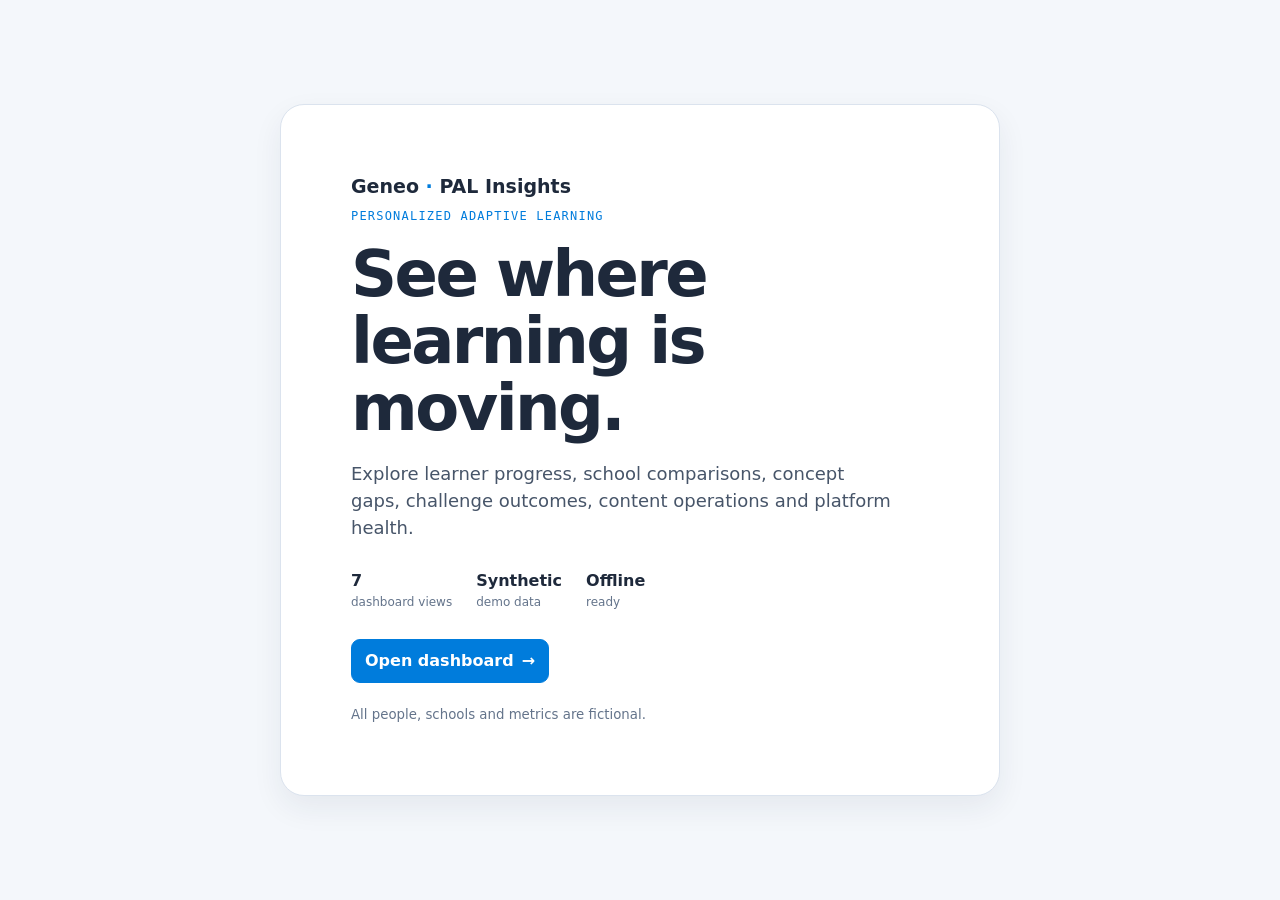
<file: index.html>
<!doctype html><html lang="en"><head><meta charset="utf-8"><meta name="viewport" content="width=device-width, initial-scale=1"><title>Geneo · PAL Insights</title><link rel="stylesheet" href="assets/app.css"></head><body class="landing"><main class="landing-card"><div class="brand">Geneo <span>·</span> PAL Insights</div><p class="eyebrow">PERSONALIZED ADAPTIVE LEARNING</p><h1>See where learning is moving.</h1><p>Explore learner progress, school comparisons, concept gaps, challenge outcomes, content operations and platform health.</p><div class="landing-stats"><span><b>7</b> dashboard views</span><span><b>Synthetic</b> demo data</span><span><b>Offline</b> ready</span></div><a class="button primary" href="dashboard.html#overview">Open dashboard <span aria-hidden="true">→</span></a><small>All people, schools and metrics are fictional.</small></main></body></html>
</file>
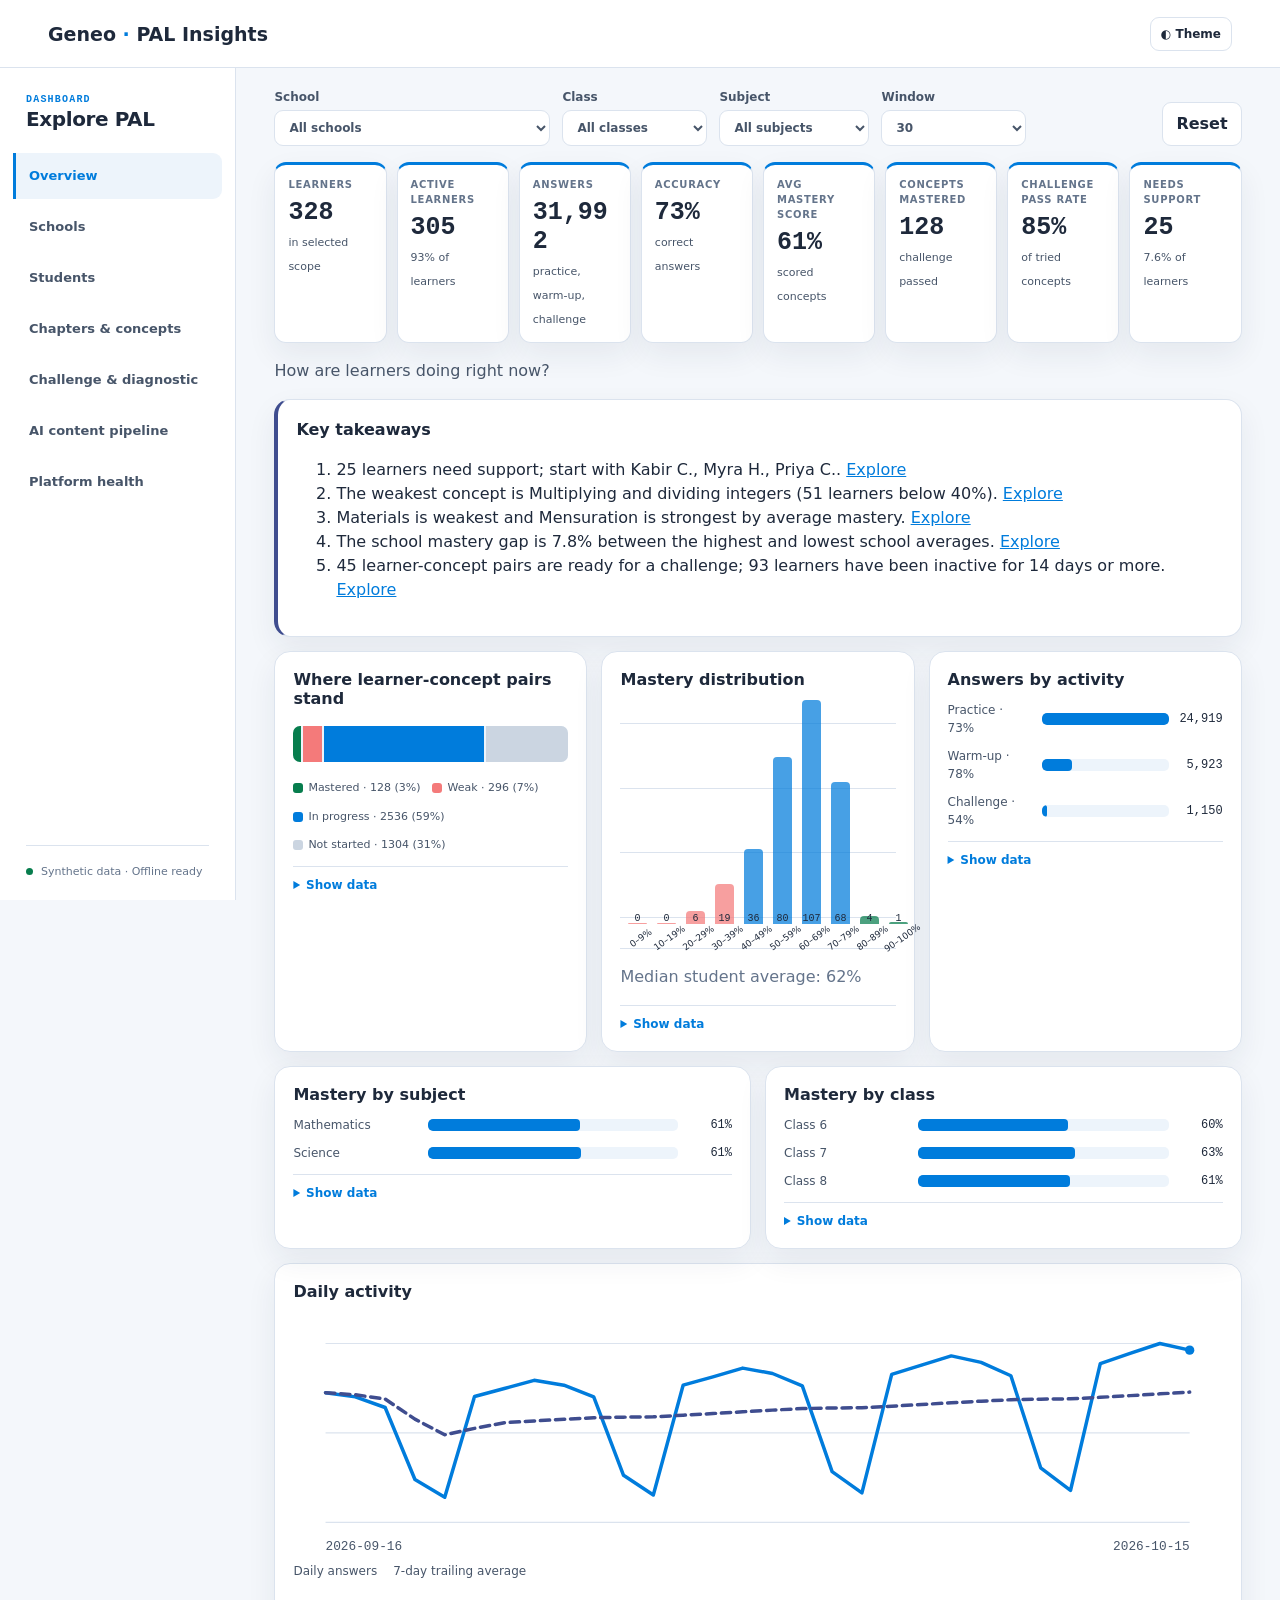
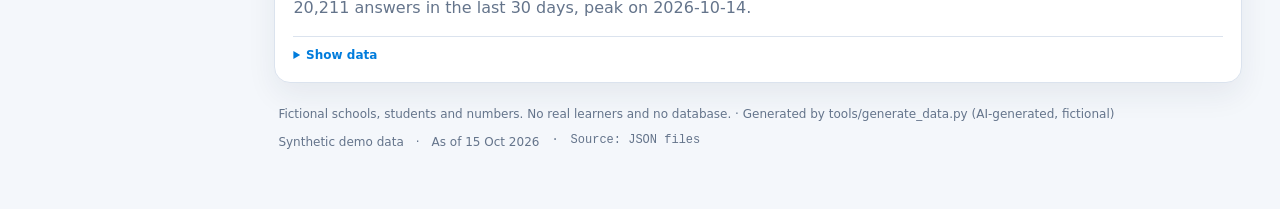
<file: dashboard.html>
<!doctype html>
<html lang="en"><head><meta charset="utf-8"><meta name="viewport" content="width=device-width, initial-scale=1"><meta name="theme-color" content="#f4f7fb"><title>PAL Insights Dashboard · Geneo</title><link rel="stylesheet" href="assets/app.css"></head>
<body><header class="topbar"><a class="brand" href="index.html">Geneo <span>·</span> PAL Insights</a><button id="theme-toggle" class="icon-button" type="button" aria-label="Toggle colour theme">◐ Theme</button></header>
<div class="app-frame"><aside class="sidebar" aria-label="Dashboard navigation"><div class="sidebar-heading"><span class="sidebar-eyebrow">DASHBOARD</span><strong>Explore PAL</strong></div><nav class="tabs" role="tablist" aria-orientation="vertical" aria-label="Dashboard sections" id="tabs"></nav><div class="sidebar-foot"><span class="sidebar-dot"></span><span>Synthetic data · Offline ready</span></div></aside><main class="page"><section class="filters" aria-label="Dashboard filters"><label>School<select id="filter-school"><option value="">All schools</option></select></label><label>Class<select id="filter-class"><option value="">All classes</option></select></label><label>Subject<select id="filter-subject"><option value="">All subjects</option></select></label><label>Window<select id="filter-window"><option>7</option><option>14</option><option selected>30</option><option>60</option></select></label><button id="reset-filters" class="button quiet">Reset</button></section>
<section id="kpi-strip" class="kpi-grid" aria-label="Headline metrics"></section>
<section id="tabpanel" class="tabpanel" role="tabpanel" tabindex="0" aria-live="polite"></section><footer><span id="footer"></span><span class="footer-meta"><span>Synthetic demo data</span><span id="asof"></span><span id="source" class="source">Loading data…</span></span></footer></main></div><div id="tooltip" role="tooltip" hidden></div><dialog id="student-dialog"><button class="dialog-close" aria-label="Close">×</button><div id="student-detail"></div></dialog>
<script src="data/pal-data.js"></script><script src="assets/pal-logic.js"></script><script src="assets/charts.js"></script><script src="assets/dashboard.js"></script></body></html>
</file>
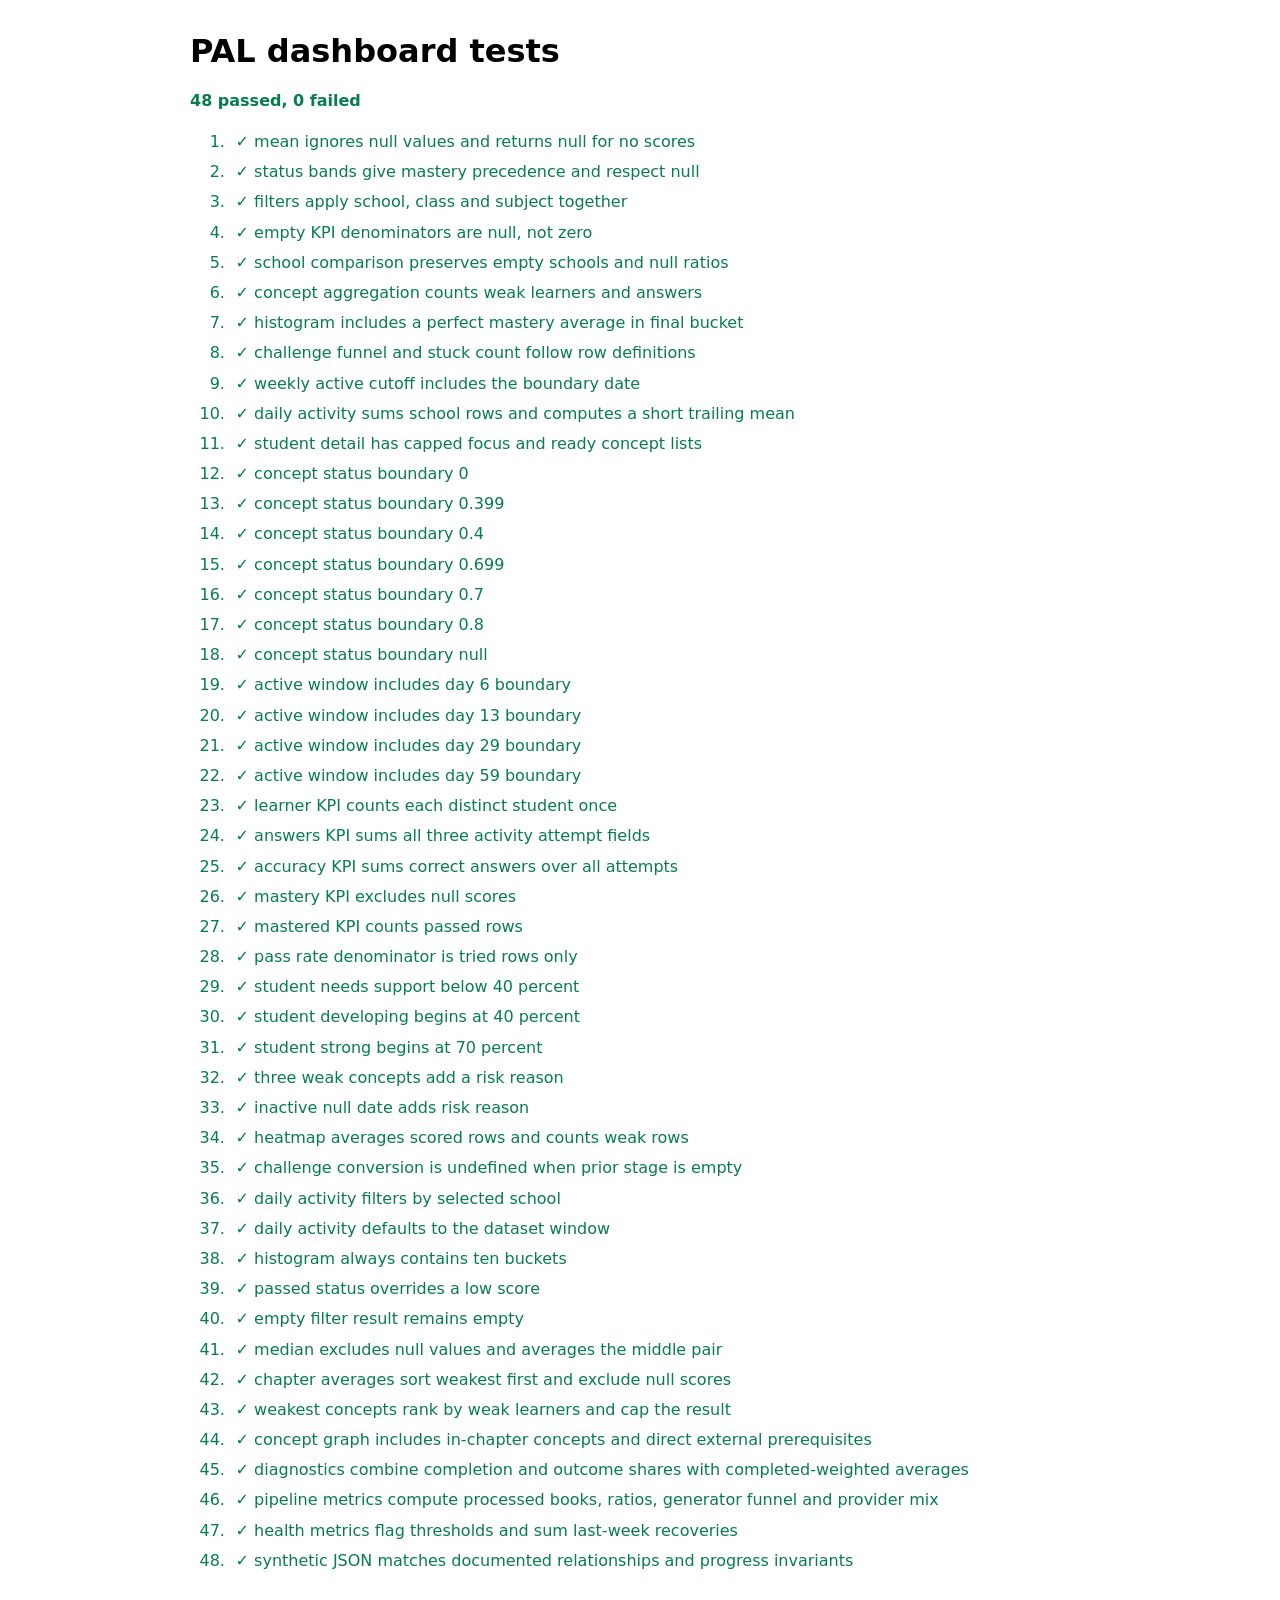
<file: tests/test-runner.html>
<!doctype html><html lang="en"><head><meta charset="utf-8"><meta name="viewport" content="width=device-width"><title>PAL tests</title><style>body{font:16px system-ui;margin:2rem auto;max-width:900px;padding:0 1rem}li{padding:.35rem}#summary{font-weight:700}.pass{color:#077d4d}.fail{color:#b42318}</style></head><body><main><h1>PAL dashboard tests</h1><p id="summary">Running…</p><ol id="results"></ol></main><script src="../assets/pal-logic.js"></script><script>
window.PALTest={pending:[],pass:0,fail:0,test(name,fn){const t=window.PALTest;t.pending.push(Promise.resolve().then(fn).then(()=>{t.pass++;const li=document.createElement('li');li.className='pass';li.textContent='✓ '+name;document.querySelector('#results').append(li)},e=>{t.fail++;const li=document.createElement('li');li.className='fail';li.textContent='✗ '+name+': '+e.message;document.querySelector('#results').append(li)}))},equal(a,b){if(a!==b)throw Error('expected '+b+', got '+a)},ok(v){if(!v)throw Error('expected truthy value')}};
</script><script src="../data/pal-data.js"></script><script src="pal-logic.test.js"></script><script src="data-integrity.test.js"></script><script>Promise.all(PALTest.pending).then(()=>{const s=document.querySelector('#summary');s.textContent=PALTest.pass+' passed, '+PALTest.fail+' failed';s.className=PALTest.fail?'fail':'pass'});</script></body></html>
</file>
<file: assets/app.css>
:root{color-scheme:light;--page:#f4f7fb;--card:#fff;--ink:#1e293b;--secondary:#475569;--muted:#64748b;--accent:#007cdc;--navy:#3f4d8f;--good:#077d4d;--progress:#007cdc;--weak:#f47a7a;--none:#cbd5e1;--line:#dbe3ee;--shadow:0 12px 30px rgba(25,42,70,.07);--soft:#edf4fb;--focus:#f59e0b;--radius:16px;--heading:Poppins,ui-sans-serif,system-ui,sans-serif;--body:Lato,ui-sans-serif,system-ui,sans-serif;--mono:'JetBrains Mono',ui-monospace,SFMono-Regular,monospace;font-family:var(--body);background:var(--page);color:var(--ink)}
@media(prefers-color-scheme:dark){:root:not([data-theme="light"]){color-scheme:dark;--page:#0e141d;--card:#151d29;--ink:#e6ebf2;--secondary:#b4bfcd;--muted:#8a97a8;--accent:#4da3ff;--navy:#9aa6e6;--good:#1fae7a;--progress:#4d8ef7;--weak:#e5605f;--none:#454b5e;--line:#2a3545;--shadow:0 12px 30px rgba(0,0,0,.24);--soft:#1b293a}}
:root[data-theme="dark"]{color-scheme:dark;--page:#0e141d;--card:#151d29;--ink:#e6ebf2;--secondary:#b4bfcd;--muted:#8a97a8;--accent:#4da3ff;--navy:#9aa6e6;--good:#1fae7a;--progress:#4d8ef7;--weak:#e5605f;--none:#454b5e;--line:#2a3545;--shadow:0 12px 30px rgba(0,0,0,.24);--soft:#1b293a}
*{box-sizing:border-box}body{margin:0;background:var(--page);color:var(--ink);font:16px/1.5 var(--body)}button,input,select{font:inherit;color:inherit}button,a,select,input{outline-offset:3px}button:focus-visible,a:focus-visible,select:focus-visible,input:focus-visible,[tabindex]:focus-visible{outline:3px solid var(--focus)}a{color:var(--accent)}.topbar{height:auto;min-height:68px;padding:12px clamp(16px,4vw,48px);display:flex;gap:18px;align-items:center;justify-content:space-between;background:var(--card);border-bottom:1px solid var(--line)}.brand{font:700 19px var(--heading);color:var(--ink);text-decoration:none;white-space:nowrap}.brand span{color:var(--accent)}.meta-badges{display:flex;gap:12px;align-items:center;flex-wrap:wrap;color:var(--muted);font-size:13px}.badge{background:var(--soft);color:var(--navy);padding:5px 10px;border-radius:999px;font-weight:700}.source{font:12px var(--mono)}.page{max-width:1500px;margin:auto;padding:20px clamp(14px,3vw,40px) 36px}.filters{display:flex;gap:12px;align-items:end;flex-wrap:wrap;margin-bottom:16px}.filters label,.toolbar label{display:grid;gap:4px;color:var(--secondary);font-size:12px;font-weight:700}.filters select,.toolbar select,.toolbar input,#chapter-select{border:1px solid var(--line);background:var(--card);border-radius:9px;padding:9px 30px 9px 10px;min-width:145px}.button,.icon-button{border:1px solid var(--line);border-radius:9px;background:var(--card);padding:9px 13px;cursor:pointer;text-decoration:none;display:inline-flex;align-items:center;gap:8px;color:var(--ink);font-weight:700}.button.primary{color:white;background:var(--accent);border-color:var(--accent)}.button.quiet{margin-left:auto}.button.small{padding:5px 9px;font-size:12px}.icon-button{padding:7px 10px;font-size:12px}.kpi-grid{display:grid;grid-template-columns:repeat(8,minmax(0,1fr));gap:10px;margin:16px 0}.kpi{background:var(--card);border:1px solid var(--line);border-top:3px solid var(--accent);border-radius:12px;padding:12px 13px;min-width:0;box-shadow:var(--shadow)}.kpi span{display:block;color:var(--muted);font-size:10px;letter-spacing:.07em;text-transform:uppercase;font-weight:700}.kpi strong{display:block;font:600 clamp(19px,2vw,25px) var(--mono);margin:6px 0 2px;overflow-wrap:anywhere}.kpi small{font-size:11px;color:var(--secondary)}.tabs{position:sticky;top:0;z-index:5;display:flex;gap:4px;overflow-x:auto;background:var(--page);padding:8px 0;border-bottom:1px solid var(--line);scrollbar-width:thin}.tabs button{white-space:nowrap;border:0;border-bottom:3px solid transparent;background:transparent;padding:11px 13px;color:var(--secondary);cursor:pointer;font-weight:700}.tabs button[aria-selected=true]{color:var(--accent);border-color:var(--accent)}.tabpanel{min-height:400px}.tab-intro{color:var(--secondary);margin:16px 0}.grid{display:grid;gap:14px;margin:14px 0}.grid.three{grid-template-columns:repeat(3,minmax(0,1fr))}.grid.two{grid-template-columns:repeat(2,minmax(0,1fr))}.panel,.takeaway{background:var(--card);border:1px solid var(--line);border-radius:var(--radius);padding:18px;box-shadow:var(--shadow);min-width:0}.panel h2,.takeaway b{font:700 16px var(--heading);margin:0 0 10px}.panel-heading{margin-bottom:10px}.takeaway{border-left:4px solid var(--navy);margin:12px 0}.takeaway p{margin:8px 0;color:var(--secondary)}.bars{display:grid;gap:10px;margin:12px 0}.bar-row{display:grid;grid-template-columns:minmax(85px,1fr) minmax(80px,2fr) auto;gap:9px;align-items:center;font-size:12px}.bar-row>span{color:var(--secondary);overflow-wrap:anywhere}.bar-row b{font:12px var(--mono);min-width:45px;text-align:right}.track{height:12px;background:var(--soft);border-radius:5px;overflow:hidden}.track i{height:100%;display:block;background:var(--accent);border-radius:4px;min-width:0}.data-details{margin-top:12px;border-top:1px solid var(--line);padding-top:9px}.data-details summary{cursor:pointer;color:var(--accent);font-size:12px;font-weight:700}.table-wrap{overflow:auto;max-width:100%;margin-top:9px;border-radius:8px}table{border-collapse:collapse;min-width:100%;font-size:12px}th,td{padding:9px 10px;border-bottom:1px solid var(--line);text-align:left;white-space:nowrap}th{position:sticky;top:0;background:var(--soft);color:var(--secondary);font-size:10px;text-transform:uppercase;letter-spacing:.04em}td{font-variant-numeric:tabular-nums}tbody tr:hover{background:var(--soft)}.sr-only{position:absolute;width:1px;height:1px;padding:0;margin:-1px;overflow:hidden;clip:rect(0,0,0,0);white-space:nowrap;border:0}.empty,.muted{color:var(--muted)}.toolbar{display:flex;gap:10px;align-items:center;flex-wrap:wrap;margin:10px 0}.toolbar input{min-width:220px}.toolbar span{margin-left:auto;color:var(--muted)}.text-button{padding:0;border:0;background:transparent;color:var(--accent);font-weight:700;cursor:pointer}.pill{display:inline-block;border-radius:999px;background:var(--soft);padding:3px 8px;font-size:11px}.detail-stats{display:grid;grid-template-columns:repeat(4,1fr);gap:8px}.detail-stats div{padding:10px;background:var(--soft);border-radius:9px}.detail-stats small,.detail-stats b{display:block}.detail-stats small{color:var(--muted)}.detail-stats b{font:14px var(--mono);margin-top:5px}dialog{width:min(820px,94vw);max-height:88vh;overflow:auto;background:var(--card);color:var(--ink);border:1px solid var(--line);border-radius:16px;padding:24px;box-shadow:var(--shadow)}dialog::backdrop{background:rgba(5,12,22,.65)}.dialog-close{float:right;border:0;background:transparent;font-size:25px;cursor:pointer;color:var(--muted)}.big-stat{font:700 32px var(--mono);color:var(--accent)}.mini{grid-template-columns:repeat(6,minmax(0,1fr))}.graph{display:flex;gap:14px;overflow:auto;padding:14px 0;min-height:105px}.graph-node{min-width:150px;padding:14px;background:var(--soft);border:1px solid var(--line);border-radius:12px;display:grid;gap:5px}.graph-node b{font-size:13px}.graph-node span{font:14px var(--mono);color:var(--accent)}.legend{display:flex;gap:16px;flex-wrap:wrap;color:var(--secondary);font-size:12px}.error{color:var(--weak)}footer{padding:22px 4px;color:var(--muted);font-size:12px}.landing{min-height:100vh;display:grid;place-items:center;padding:20px}.landing-card{max-width:720px;padding:clamp(28px,7vw,70px);background:var(--card);border:1px solid var(--line);border-radius:24px;box-shadow:var(--shadow)}.landing-card h1{font:700 clamp(38px,7vw,64px)/1.05 var(--heading);letter-spacing:-.04em;margin:18px 0}.landing-card>p:not(.eyebrow){color:var(--secondary);font-size:18px;max-width:540px}.eyebrow{font:12px var(--mono);color:var(--accent);letter-spacing:.1em}.landing-stats{display:flex;gap:24px;flex-wrap:wrap;margin:28px 0}.landing-stats span{display:grid;color:var(--muted);font-size:12px}.landing-stats b{color:var(--ink);font-size:16px}.landing-card small{display:block;margin-top:22px;color:var(--muted)}
@media(max-width:1100px){.kpi-grid{grid-template-columns:repeat(4,minmax(0,1fr))}.mini{grid-template-columns:repeat(3,minmax(0,1fr))}.grid.three{grid-template-columns:repeat(2,minmax(0,1fr))}.grid.three>.panel:last-child{grid-column:span 2}}
@media(max-width:700px){.topbar{align-items:flex-start;flex-direction:column}.meta-badges{gap:8px}.page{padding:12px}.filters{gap:8px}.filters label{flex:1;min-width:calc(50% - 8px)}.filters select{width:100%;min-width:0}.button.quiet{margin-left:0}.kpi-grid,.mini{grid-template-columns:repeat(2,minmax(0,1fr));gap:8px}.kpi{padding:10px}.kpi strong{font-size:18px}.grid.two,.grid.three{grid-template-columns:1fr}.grid.three>.panel:last-child{grid-column:auto}.panel{padding:14px}.bar-row{grid-template-columns:minmax(74px,1fr) minmax(35px,1.4fr) auto;gap:6px}.toolbar>*{flex:1}.toolbar input{min-width:140px}.toolbar span{flex-basis:100%;margin-left:0}.detail-stats{grid-template-columns:repeat(2,1fr)}.tabs{top:0}.table-wrap{overscroll-behavior-x:contain}}
@media(prefers-reduced-motion:reduce){*,*::before,*::after{scroll-behavior:auto!important;animation:none!important;transition:none!important}}
.chips{display:flex;gap:7px;flex-wrap:wrap;margin:10px 0}.chip{border:1px solid var(--line);background:var(--card);color:var(--secondary);border-radius:999px;padding:6px 10px;font-size:11px;cursor:pointer}.chip[aria-pressed=true]{background:var(--accent);border-color:var(--accent);color:var(--page)}
.sort-button{border:0;background:transparent;color:inherit;padding:0;text-transform:inherit;font:inherit;cursor:pointer}
:root{--chart-text:#fff;--surface-shadow:rgba(25,42,70,.07);--modal-overlay:rgba(5,12,22,.65);--shadow:0 12px 30px var(--surface-shadow)}.stack-segment{color:var(--chart-text)}dialog::backdrop{background:var(--modal-overlay)}
@media(prefers-color-scheme:dark){:root:not([data-theme="light"]){--surface-shadow:rgba(0,0,0,.24);--modal-overlay:rgba(0,0,0,.72);--shadow:0 12px 30px var(--surface-shadow)}}:root[data-theme="dark"]{--surface-shadow:rgba(0,0,0,.24);--modal-overlay:rgba(0,0,0,.72);--shadow:0 12px 30px var(--surface-shadow)}
.app-frame{display:grid;grid-template-columns:236px minmax(0,1fr);max-width:1700px;margin:auto;align-items:start}.app-frame .page{width:100%;max-width:none;min-width:0;margin:0}.sidebar{position:sticky;top:0;height:calc(100vh - 68px);min-height:560px;display:flex;flex-direction:column;padding:26px 13px 20px;background:var(--card);border-right:1px solid var(--line)}.sidebar-heading{display:grid;gap:2px;margin:0 13px 22px}.sidebar-eyebrow{font:700 10px var(--mono);letter-spacing:.12em;color:var(--accent)}.sidebar-heading strong{font:700 20px var(--heading);letter-spacing:-.02em}.sidebar .tabs{position:static;display:flex;flex-direction:column;gap:5px;overflow:visible;border:0;background:transparent;padding:0}.sidebar .tabs button{width:100%;min-height:46px;border:0;border-left:3px solid transparent;border-radius:0 9px 9px 0;padding:11px 13px;text-align:left;white-space:normal;color:var(--secondary);font-size:13px;line-height:1.25}.sidebar .tabs button:hover{background:var(--soft);color:var(--ink)}.sidebar .tabs button[aria-selected=true]{background:var(--soft);border-left-color:var(--accent);color:var(--accent)}.sidebar-foot{display:flex;align-items:center;gap:8px;margin:auto 13px 0;padding-top:18px;border-top:1px solid var(--line);color:var(--muted);font-size:11px}.sidebar-dot{width:7px;height:7px;border-radius:50%;background:var(--good);flex:none}
@media(max-width:800px){.app-frame{display:block}.sidebar{position:sticky;top:0;z-index:8;height:auto;min-height:0;padding:7px 12px;background:var(--card);border-right:0;border-bottom:1px solid var(--line);box-shadow:var(--shadow)}.sidebar-heading,.sidebar-foot{display:none}.sidebar .tabs{flex-direction:row;gap:3px;overflow-x:auto;scrollbar-width:thin}.sidebar .tabs button{width:auto;min-height:38px;flex:none;white-space:nowrap;border-left:0;border-bottom:3px solid transparent;border-radius:7px 7px 0 0;padding:8px 11px;font-size:12px}.sidebar .tabs button[aria-selected=true]{border-left:0;border-bottom-color:var(--accent)}}
.graph{display:block;overflow-x:auto;overflow-y:hidden}.graph svg{display:block;max-width:none}.graph-edge{fill:none;stroke:var(--muted);stroke-width:2}.graph-rect{stroke:var(--line);stroke-width:2;fill:var(--soft)}.graph-rect.weak{stroke:var(--weak)}.graph-rect.progress{stroke:var(--progress)}.graph-rect.good{stroke:var(--good)}.graph-rect.none{stroke:var(--none)}.graph-rect.external{stroke-dasharray:5 4;opacity:.7}.graph-label{fill:var(--ink);font:700 13px var(--body)}.graph-value{fill:var(--secondary);font:12px var(--mono)}
.stacked{height:36px;display:flex;gap:2px;margin:18px 0;border-radius:7px;overflow:hidden;background:var(--soft)}.stack-segment{display:grid;place-items:center;min-width:0;overflow:hidden;color:#fff;font-size:11px;font-weight:700}.stack-segment.good,.swatch.good{background:var(--good)}.stack-segment.progress,.swatch.progress{background:var(--progress)}.stack-segment.weak,.swatch.weak{background:var(--weak)}.stack-segment.none,.swatch.none{background:var(--none);color:var(--ink)}.stack-legend{padding:0;list-style:none;display:flex;gap:12px;flex-wrap:wrap;font-size:11px;color:var(--secondary)}.stack-legend li{display:flex;gap:5px;align-items:center}.swatch{display:inline-block;width:10px;height:10px;border-radius:3px}.line-chart{width:100%;height:auto;overflow:visible}.line-chart text{fill:var(--secondary);font:11px var(--mono)}.gridline{stroke:var(--line);stroke-width:1;fill:none}.line-primary,.line-secondary{fill:none;stroke-width:3;stroke-linecap:round;stroke-linejoin:round}.line-primary{stroke:var(--accent)}.line-secondary{stroke:var(--navy);stroke-dasharray:8 5}.line-dot{fill:var(--accent)}
:root{--heat-base:#fff;--heat-1:#f5f9ff;--heat-2:#ebf4ff;--heat-3:#e1efff;--heat-4:#d7eaff;--heat-5:#cce5ff;--heat-6:#bfddff;--heat-7:#b0d4ff;--heat-8:#9fcaff;--heat-9:#8dbfff;--heat-10:#78b2f3}
@media(prefers-color-scheme:dark){:root:not([data-theme="light"]){--heat-base:#151d29;--heat-1:#182231;--heat-2:#1b293a;--heat-3:#1d3046;--heat-4:#203752;--heat-5:#23405e;--heat-6:#26496b;--heat-7:#2b557c;--heat-8:#32638f;--heat-9:#3b73a3;--heat-10:#4687bb}}
:root[data-theme="dark"]{--heat-base:#151d29;--heat-1:#182231;--heat-2:#1b293a;--heat-3:#1d3046;--heat-4:#203752;--heat-5:#23405e;--heat-6:#26496b;--heat-7:#2b557c;--heat-8:#32638f;--heat-9:#3b73a3;--heat-10:#4687bb}
.histogram{height:250px;position:relative;display:grid;grid-template-columns:repeat(10,minmax(24px,1fr));align-items:stretch;gap:5px;padding:25px 5px 0;border-bottom:1px solid var(--line);isolation:isolate}.histogram-grid{position:absolute;inset:24px 0 30px;z-index:-1;display:flex;flex-direction:column;justify-content:space-between}.histogram-grid i{border-top:1px solid var(--line)}.histogram-bin{position:relative;display:flex;flex-direction:column;justify-content:flex-end;align-items:center;min-width:0;height:100%;padding-bottom:24px}.histogram-bin>b{z-index:1;font:10px var(--mono);color:var(--ink)}.histogram-column{position:absolute;bottom:24px;left:12%;right:12%;min-height:1px;border-radius:4px 4px 0 0;background:var(--progress);opacity:.72}.histogram-bin.weak .histogram-column{background:var(--weak)}.histogram-bin.good .histogram-column{background:var(--good)}.histogram-bin>small{position:absolute;bottom:2px;color:var(--ink);font-size:9px;white-space:nowrap;transform:rotate(-35deg);transform-origin:center top}.histogram-median{position:absolute;top:2px;right:5px;color:var(--ink);font:11px var(--mono)}
.heatmap-wrap{max-width:100%;overflow:auto;overscroll-behavior-x:contain}.heatmap{min-width:max-content;border-collapse:separate;border-spacing:2px;font-size:11px}.heatmap th,.heatmap td{padding:4px;border:0;white-space:normal}.heatmap thead th{position:sticky;top:0;z-index:2;background:var(--card);color:var(--ink);min-width:84px}.heatmap th:first-child{position:sticky;left:0;z-index:3;min-width:155px;background:var(--card);color:var(--ink);text-align:left}.heatmap td{min-width:84px}.heat-cell{display:grid;place-items:center;min-height:48px;padding:5px;background:var(--heat-base);color:var(--ink);border:1px solid var(--line);border-radius:5px;font:600 11px var(--mono);text-align:center}.heat-cell small{font:10px var(--body);color:var(--ink)}.heat-cell.empty{border:1px dashed var(--muted);background:transparent;color:var(--muted)}.heat-cell.level-0{background:var(--heat-base)}.heat-cell.level-1{background:var(--heat-1)}.heat-cell.level-2{background:var(--heat-2)}.heat-cell.level-3{background:var(--heat-3)}.heat-cell.level-4{background:var(--heat-4)}.heat-cell.level-5{background:var(--heat-5)}.heat-cell.level-6{background:var(--heat-6)}.heat-cell.level-7{background:var(--heat-7)}.heat-cell.level-8{background:var(--heat-8)}.heat-cell.level-9{background:var(--heat-9)}.heat-cell.level-10{background:var(--heat-10)}
.weekly-bars{display:grid;gap:8px}.weekly-row{display:grid;grid-template-columns:minmax(72px,auto) minmax(100px,1fr) 42px;gap:8px;align-items:center}.weekly-label{color:var(--ink);font-size:11px}.weekly-row>b{color:var(--ink);font:11px var(--mono);text-align:right}.weekly-track{height:22px;display:flex;gap:2px;overflow:hidden;border-radius:4px;background:var(--soft)}.weekly-segment{height:100%;min-width:2px}.weekly-segment.good{background:var(--good)}.weekly-segment.progress{background:var(--progress)}.weekly-segment.weak{background:var(--weak)}.weekly-segment.none{background:var(--none)}
.marked-chart{width:100%;overflow-x:auto}.marked-plot{position:relative;min-width:520px;height:260px;padding:26px 4px 0;isolation:isolate}.marked-grid{position:absolute;inset:26px 4px 35px;z-index:-1;display:flex;flex-direction:column;justify-content:space-between}.marked-grid i{border-top:1px solid var(--line)}.marked-columns{height:100%;display:grid;grid-template-columns:repeat(var(--chart-count,9),minmax(35px,1fr));gap:4px;align-items:stretch}.marked-column{position:relative;display:flex;flex-direction:column;justify-content:flex-end;align-items:center;padding-bottom:32px;min-width:0}.marked-column>b{position:absolute;z-index:1;font:10px var(--mono);color:var(--ink)}.marked-column>i{display:block;width:min(70%,28px);height:var(--bar-height,0%);min-height:1px;background:var(--accent);border-radius:4px 4px 0 0}.marked-column>small{position:absolute;bottom:5px;color:var(--ink);font-size:9px;white-space:nowrap}.release-marker{position:absolute;top:23px;bottom:34px;z-index:2;border-left:2px dashed var(--weak);pointer-events:none}.release-marker span{position:absolute;top:0;left:4px;width:max-content;max-width:150px;padding:2px 5px;border-radius:3px;background:var(--card);color:var(--ink);font-size:10px;white-space:normal}
@media(max-width:700px){.histogram{gap:1px;height:235px;padding-inline:0}.histogram-bin>small{font-size:8px}.histogram-column{left:7%;right:7%}.weekly-row{grid-template-columns:minmax(60px,auto) minmax(75px,1fr) 34px;gap:5px}.marked-plot{min-width:520px}}
.marked-column>b{bottom:calc(32px + var(--bar-height,0%))}
.diagnostic-school-list{display:grid;gap:18px;max-height:530px;overflow:auto}.diagnostic-school{padding:12px;border:1px solid var(--line);border-radius:12px}.diagnostic-school h3{font-size:14px;margin:0 0 10px}.footer-meta{display:flex;gap:12px;flex-wrap:wrap;margin-top:10px}.footer-meta>span+span::before{content:'·';margin-right:12px}
#tooltip:not([hidden]){position:fixed;z-index:30;max-width:min(320px,calc(100vw - 16px));padding:8px 10px;border:1px solid var(--line);border-radius:7px;background:var(--ink);color:var(--page);box-shadow:var(--shadow);font-size:12px;line-height:1.4;white-space:normal;pointer-events:none}
#tooltip[hidden]{display:none}
</file>
